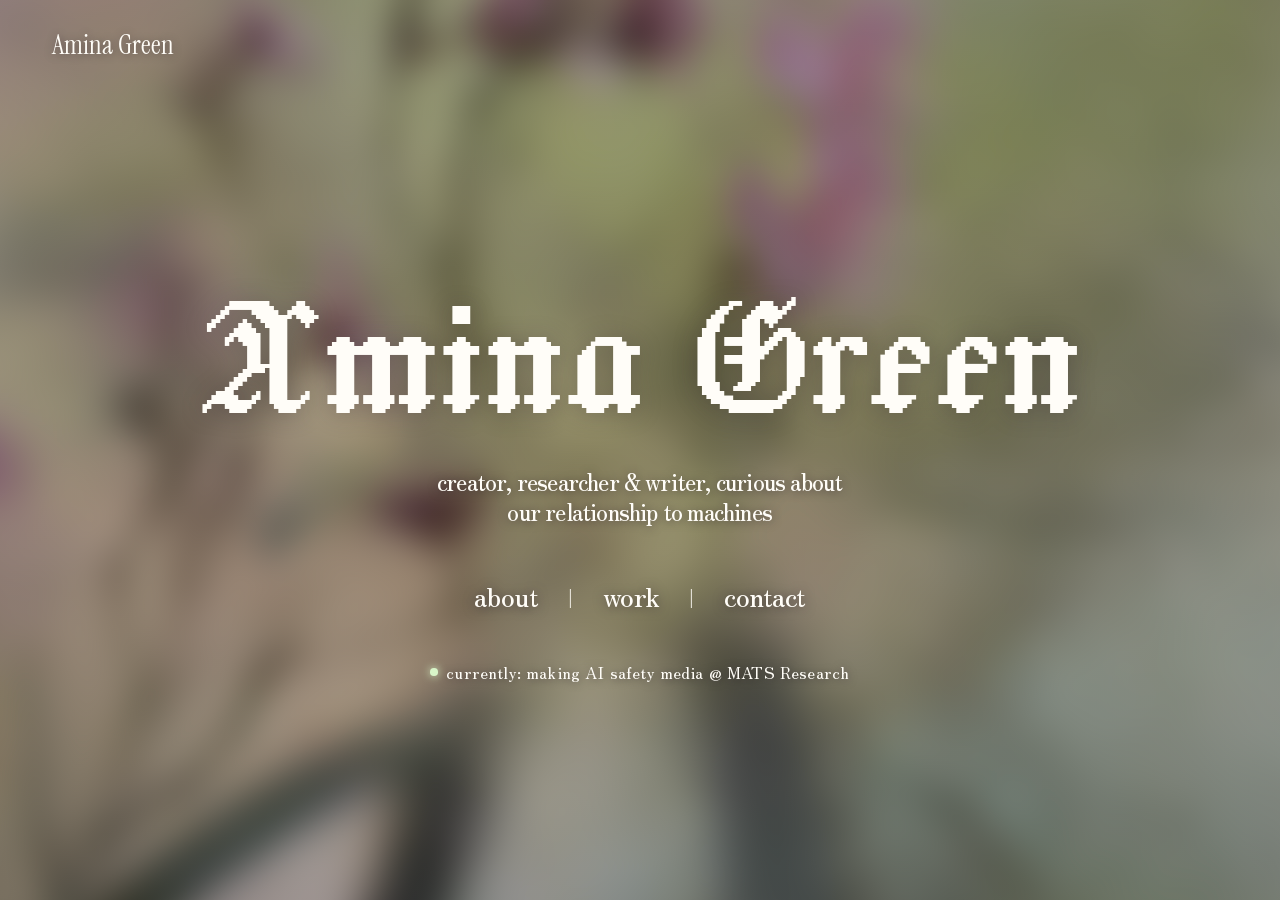
<file: index.html>
<!doctype html>
<html lang="en">
<head>
<meta charset="utf-8">
<meta name="viewport" content="width=device-width, initial-scale=1">
<title>Amina Green</title>
<meta name="description" content="Amina Green — creator, researcher &amp; writer, curious about our relationship to machines. Former J-pop idol, data &amp; growth lead, now making AI safety media.">
<meta name="author" content="Amina Green">
<meta name="theme-color" content="#cfd3c4">
<link rel="canonical" href="https://amina-io.com/">
<meta property="og:type" content="profile">
<meta property="og:site_name" content="Amina Green">
<meta property="og:title" content="Amina Green">
<meta property="og:description" content="Creator, researcher &amp; writer, curious about our relationship to machines.">
<meta property="og:url" content="https://amina-io.com/">
<meta property="profile:first_name" content="Amina">
<meta property="profile:last_name" content="Green">
<meta property="og:image" content="https://amina-io.com/img/amina-speaking.jpg">
<meta property="og:image:width" content="560">
<meta property="og:image:height" content="700">
<meta property="og:image:alt" content="Amina Green speaking at a cybernetics reading group event">
<meta name="twitter:card" content="summary_large_image">
<meta name="twitter:site" content="@amina_io">
<meta name="twitter:creator" content="@amina_io">
<meta name="twitter:image" content="https://amina-io.com/img/amina-speaking.jpg">
<link rel="icon" href="favicon.png">
<link rel="apple-touch-icon" href="favicon.png">
<script type="application/ld+json">{"@context":"https://schema.org","@type":"Person","name":"Amina Green","url":"https://amina-io.com","image":"https://amina-io.com/img/amina-speaking.jpg","jobTitle":"Researcher, writer and creator","description":"Amina Green is a creator, researcher and writer, curious about our relationship to machines.","email":"mailto:hello@amina-io.com","address":{"@type":"PostalAddress","addressLocality":"San Francisco","addressRegion":"CA"},"alumniOf":[{"@type":"CollegeOrUniversity","name":"University of California, Santa Cruz"},{"@type":"CollegeOrUniversity","name":"University of East London"}],"knowsAbout":["AI safety","AI governance","Video production","Human-computer interaction","Affective computing","Technology and society"],"sameAs":["https://x.com/amina_io","https://instagram.com/bimbollectual","https://www.youtube.com/@amina-io","https://bimbollectual.com","https://www.linkedin.com/in/aminag/","https://substack.com/@aminaio","https://github.com/Amina-io"]}</script>
<link rel="preconnect" href="https://fonts.googleapis.com">
<link rel="preconnect" href="https://fonts.gstatic.com" crossorigin>
<link rel="stylesheet" href="https://fonts.googleapis.com/css2?family=Jacquard+24&family=Instrument+Serif:ital@0;1&family=Zen+Old+Mincho:wght@400;500;600&display=swap">
<style>
:root{--ink:#2b2a2e;--cream:#fffdf8;--muted:#6a6b62;--accent:#a3245f;--note:#f2d64b;--ease-glide:cubic-bezier(.65,0,.2,1);--ease-rise:cubic-bezier(.2,.7,.2,1)}
*{box-sizing:border-box}
/* fluid root: 16px on phones, ~18px at 1440px, 22px from ~2180px up. Everything below is in rem so it scales with it. */
html{font-size:clamp(16px,0.55vw + 10px,22px)}
html,body{margin:0;height:100%}
body{background:#cfd3c4;font-family:'Zen Old Mincho',serif;color:var(--cream);overflow:hidden;-webkit-font-smoothing:antialiased}
a{color:var(--ink)}a:hover{color:#6b4a63}
button{font-family:inherit}

/* backgrounds */
.bg{position:fixed;inset:-6%;transform:translateX(var(--bg-shift,0%)) scale(1.12);transition:transform 1000ms var(--ease-glide)}
.bg img{position:absolute;inset:0;width:100%;height:100%;object-fit:cover}
.bg .hero{filter:blur(16px) saturate(1.05)}
.bg .about{filter:blur(10px);opacity:0;transition:opacity 900ms ease}
body[data-page="about"] .bg .about{opacity:1}
.vignette{position:fixed;inset:0;background:radial-gradient(ellipse at center,rgba(60,45,70,.08),rgba(60,45,70,.26));pointer-events:none}

/* nav */
@keyframes navIn{from{opacity:0;transform:translateY(-8px)}to{opacity:1;transform:none}}
@keyframes pulse{0%,100%{opacity:1}50%{opacity:.35}}
.nav-btn{background:none;border:0;padding:.625rem .25rem;min-height:44px;cursor:pointer;font-size:.9375rem;letter-spacing:-.02em;color:var(--cream);text-shadow:0 1px 10px rgba(40,30,45,.45);transition:opacity 200ms ease}
.nav-btn:hover{opacity:.7}
.nav-in{animation:navIn 600ms var(--ease-rise) backwards}
header{position:fixed;top:0;left:0;right:0;z-index:10;display:flex;justify-content:space-between;align-items:center;gap:.75rem;padding:.875rem clamp(20px,4vw,72px)}
.wordmark{font-family:'Instrument Serif',serif;font-size:1.6rem;letter-spacing:0}
.top-links{display:flex;align-items:center;gap:clamp(.875rem,2.4vw,1.75rem);padding:.125rem 1.625rem;border-radius:999px;background:rgba(43,38,48,.28);border:1px solid rgba(255,253,248,.35);backdrop-filter:blur(14px);-webkit-backdrop-filter:blur(14px);transition:opacity 500ms ease,visibility 500ms}
.top-links .nav-btn{font-size:1.25rem;font-weight:500;text-shadow:0 1px 12px rgba(40,30,45,.6)}
.top-links .nav-btn[aria-current="page"]{border-bottom:1px solid rgba(255,253,248,.9)}
.sep{color:rgba(255,253,248,.8);font-size:1.1rem}
.menu-toggle{display:none}
/* off home, give the wordmark and menu button the same frosted pill as the menu so they stay legible over white cards */
.wordmark,.menu-toggle{padding:.125rem 1rem;margin-left:-1rem;border-radius:999px;border:1px solid transparent;transition:opacity 200ms ease,background-color 500ms ease,border-color 500ms ease}
.menu-toggle{margin:0 -.25rem 0 0}
body:not([data-page="home"]) .wordmark,.menu-toggle{background-color:rgba(43,38,48,.28);border-color:rgba(255,253,248,.35);backdrop-filter:blur(14px);-webkit-backdrop-filter:blur(14px)}
body[data-page="about"] .top-links,body[data-page="about"] .wordmark,body[data-page="about"] .menu-toggle,body[data-page="about"] .top-links.open{background-color:rgba(43,38,48,.58)}
body[data-page="home"] .top-links,body[data-page="home"] .menu-toggle{visibility:hidden;opacity:0;pointer-events:none}

/* track */
.viewport{position:fixed;inset:0;overflow:hidden}
.track{display:flex;width:100%;height:100%;transform:translateX(var(--track-shift,0%));transition:transform 900ms var(--ease-glide);will-change:transform}
.panel{flex:0 0 100%;height:100%;overflow-y:auto;padding:6.5rem 1.25rem 3rem;scrollbar-width:thin}
.panel.center{display:flex;align-items:center;justify-content:center}
.card{opacity:0;transform:translateY(28px);transition:opacity 600ms ease,transform 800ms var(--ease-rise);will-change:transform,opacity}
.panel.on .card{opacity:1;transform:none;transition-delay:280ms}

/* home */
.home-card{text-align:center;width:min(100%,100rem);display:flex;flex-direction:column;align-items:center}
.hero-name{margin:0;font-family:'Jacquard 24',serif;font-weight:400;font-size:clamp(88px,15vw,280px);line-height:.86;color:var(--cream);text-shadow:0 2px 24px rgba(40,30,45,.28)}
.hero-line{margin:1.5rem auto 0;max-width:34rem;font-size:1.35rem;line-height:1.32;letter-spacing:-.035em;font-weight:500;text-shadow:0 1px 10px rgba(40,30,45,.5)}
.hero-nav{display:flex;flex-wrap:wrap;justify-content:center;align-items:center;gap:.375rem 1.25rem;margin-top:2.25rem}
.hero-nav .nav-btn{font-size:1.6rem;font-weight:500;padding:.625rem .5rem;text-shadow:0 1px 12px rgba(40,30,45,.6)}
.hero-nav .sep{font-size:1.3rem}
.hero-nav .nav-btn:hover{opacity:1;text-decoration:underline;text-underline-offset:.4em}
.status{margin:2rem 0 0;display:flex;align-items:center;gap:.5rem;font-size:.95rem;letter-spacing:.01em;text-shadow:0 1px 8px rgba(40,30,45,.5)}
.dot{width:.45rem;height:.45rem;border-radius:50%;background:#d8f5c8;box-shadow:0 0 8px #d8f5c8;animation:pulse 2.4s ease-in-out infinite}

/* content cards */
.sheet{margin:0 auto;color:var(--ink);padding:clamp(1.5rem,4vw,3.5rem)}
.sheet.frost{background:rgba(250,248,244,.84);width:min(100%,62rem)}
.sheet.white{background:#fff;border-radius:1.75rem;padding:clamp(1.25rem,3.5vw,2.75rem);box-shadow:0 20px 60px rgba(40,45,30,.16);width:min(100%,70rem)}
.sheet.raised{background:rgba(250,248,244,.92);border-radius:1.75rem;box-shadow:0 2px 6px rgba(40,30,45,.06),0 24px 60px rgba(40,30,45,.2);width:min(100%,52rem);display:flex;flex-direction:column;gap:.875rem}
.h{font-family:'Jacquard 24',serif;font-weight:400;line-height:.9;margin:0;font-size:clamp(56px,7vw,120px)}
.serif{font-family:'Instrument Serif',serif}
.title{font-family:'Instrument Serif',serif;font-style:italic;font-size:1.375rem}
.lede{margin:0 0 1.5rem;font-size:.9375rem;line-height:1.5;letter-spacing:-.02em}
.row{display:grid;grid-template-columns:minmax(0,1fr) minmax(0,1.4fr);gap:.5rem 1.5rem;border-top:1px solid rgba(43,42,46,.22);padding:1rem 0}
.role{font-family:'Instrument Serif',serif;font-size:1.375rem;line-height:1.1}
.meta{font-size:.75rem;margin-top:.25rem}
.body{font-size:.875rem;line-height:1.55;letter-spacing:-.02em}
.body ul{margin:0;padding-left:1.125rem;display:flex;flex-direction:column;gap:.25rem}
.frame{border-top:1px solid rgba(43,42,46,.22);padding:1rem 0 1.25rem}
.frame-head{display:flex;flex-wrap:wrap;justify-content:space-between;align-items:baseline;gap:.25rem 1rem}
.projects{display:grid;grid-template-columns:repeat(auto-fit,minmax(12.5rem,1fr));gap:.875rem}
.project{background:#fff;border-radius:1rem;padding:.625rem .625rem .875rem;box-shadow:0 6px 20px rgba(40,30,45,.07);display:flex;flex-direction:column;gap:.375rem}
.project img{display:block;width:100%;height:auto;aspect-ratio:16/10;object-fit:cover;border-radius:.625rem}
.project .t{font-family:'Instrument Serif',serif;font-size:1.1875rem;line-height:1.1;margin-top:.25rem}
.project .k{font-size:.6875rem;color:var(--accent)}
.project p{margin:0;font-size:.78125rem;line-height:1.45;letter-spacing:-.02em}
.project .result{padding-left:.5rem;border-left:2px solid var(--note)}
.project .links{display:flex;flex-wrap:wrap;gap:.25rem .75rem;font-size:.78125rem;margin-top:.125rem}
.eyebrow{margin-top:1.125rem;font-size:.6875rem;letter-spacing:.08em;text-transform:uppercase;color:var(--muted)}
.upcoming{display:grid;grid-template-columns:repeat(auto-fit,minmax(11.875rem,1fr));gap:.625rem;margin-top:.5rem}
.upcoming>div{display:flex;gap:.625rem;align-items:center;font-size:.78125rem;line-height:1.3}
.upcoming img{width:4rem;height:2.75rem;flex:none;object-fit:cover;border-radius:.5rem;filter:grayscale(1)}
.upcoming span{color:var(--muted)}
.pill{min-height:max(44px,2.75rem);padding:0 1.25rem;border-radius:999px;border:1px solid var(--ink);background:transparent;color:var(--ink);font-size:.875rem;letter-spacing:-.02em;cursor:pointer;transition:transform 200ms ease}
.pill.dark{background:var(--ink);color:#fff;border:0}
.pill.tall{min-height:max(46px,2.875rem)}
.pill:hover{transform:translateY(-1px)}
.actions{display:flex;flex-wrap:wrap;gap:.75rem;margin-top:1.5rem}

/* about */
.about-photo{display:block;width:100%;height:auto;max-width:40rem;margin:0 auto;aspect-ratio:1/1;object-fit:cover;object-position:50% 30%;border-radius:1.125rem}
.column{max-width:40rem;margin:0 auto}
.column p{margin:0 0 .75rem;font-size:.9375rem;line-height:1.5;letter-spacing:-.035em}
.list{font-size:.875rem;line-height:1.42;letter-spacing:-.035em}
.li{display:grid;grid-template-columns:4.5rem minmax(0,1fr);gap:.875rem;padding:.875rem 0;border-top:1px solid rgba(43,42,46,.14)}
.li .yr{font-size:.75rem;color:var(--muted)}
.li b{font-weight:600}

/* contact */
.email{font-family:'Instrument Serif',serif;font-size:clamp(1.625rem,4.4vw,3rem);line-height:1.1;word-break:break-all;text-decoration:none}
.email-row{display:flex;flex-wrap:wrap;align-items:center;gap:.75rem 1rem;margin-top:.375rem}
.socials{display:flex;flex-wrap:wrap;gap:.5rem 1.5rem;margin-top:.5rem;font-size:.9375rem}

@media (min-width:721px){
  /* one step up for card text on larger screens so it keeps pace with the wider cards */
  .lede,.column p{font-size:1.0625rem}
  .body,.pill{font-size:.9375rem}
  .list{font-size:1rem}
  .role,.title{font-size:1.5rem}
  .meta,.li .yr{font-size:.8125rem}
  .project .t{font-size:1.3125rem}
  .project p,.project .links,.upcoming>div{font-size:.875rem}
  .project .k,.eyebrow{font-size:.75rem}
  .socials{font-size:1.0625rem}
  .projects{grid-template-columns:repeat(auto-fit,minmax(14rem,1fr))}
  .upcoming{grid-template-columns:repeat(auto-fit,minmax(13.5rem,1fr))}
}
@media (max-width:720px){
  /* phones keep the sizes from the previous version */
  .wordmark{font-size:1.375rem}
  .hero-name{font-size:clamp(68px,16vw,104px)}
  .hero-line{font-size:1rem;max-width:28.75rem;margin-top:1.375rem}
  .hero-nav{gap:.375rem 1.125rem;margin-top:1.875rem}
  .hero-nav .nav-btn{font-size:1.1875rem}
  .hero-nav .sep{font-size:1rem}
  .status{font-size:.75rem;margin-top:1.75rem}
  .dot{width:7px;height:7px}
  .panel{padding-top:6rem}
  .h{font-size:3rem}
  .top-links{display:none}
  .top-links .nav-btn{font-size:1.125rem}
  .top-links.open{display:flex;flex-direction:column;gap:.125rem;position:absolute;top:4.375rem;right:1rem;padding:.75rem 1.25rem;border-radius:1.125rem;background:rgba(43,42,46,.55)}
  .top-links .sep{display:none}
  .menu-toggle{display:inline-block}
  .row{grid-template-columns:minmax(0,1fr)}
  .li{grid-template-columns:minmax(0,1fr);gap:.125rem}
}
@media (prefers-reduced-motion:reduce){*{animation-duration:1ms!important;transition-duration:1ms!important}}
</style>
</head>
<body data-page="home">

<div class="bg" aria-hidden="true">
  <img class="hero" src="img/home-hero-bg.jpg" alt="" width="736" height="1104" fetchpriority="high">
  <img class="about" src="img/home-about-bg.jpg" alt="" width="721" height="946">
</div>
<div class="vignette" aria-hidden="true"></div>

<header>
  <button class="nav-btn nav-in wordmark" data-go="home">Amina Green</button>
  <button class="nav-btn menu-toggle" aria-expanded="false" aria-controls="top-links">menu</button>
  <nav id="top-links" class="top-links" aria-label="Main">
    <button class="nav-btn nav-in" data-go="about" style="animation-delay:120ms">about</button>
    <span class="sep nav-in" aria-hidden="true" style="animation-delay:200ms">|</span>
    <button class="nav-btn nav-in" data-go="work" style="animation-delay:200ms">work</button>
    <span class="sep nav-in" aria-hidden="true" style="animation-delay:280ms">|</span>
    <button class="nav-btn nav-in" data-go="contact" style="animation-delay:280ms">contact</button>
  </nav>
</header>

<main class="viewport">
  <div class="track">

    <!-- 0 HOME -->
    <section class="panel center on" data-panel="home" aria-label="Home">
      <div class="card home-card">
        <h1 class="hero-name">Amina Green</h1>
        <p class="hero-line">creator, researcher &amp; writer, curious about<br>our relationship to machines</p>
        <nav class="hero-nav" aria-label="Home menu">
          <button class="nav-btn nav-in" data-go="about" style="animation-delay:120ms">about</button>
          <span class="sep" aria-hidden="true">|</span>
          <button class="nav-btn nav-in" data-go="work" style="animation-delay:200ms">work</button>
          <span class="sep" aria-hidden="true">|</span>
          <button class="nav-btn nav-in" data-go="contact" style="animation-delay:280ms">contact</button>
        </nav>
        <p class="status"><span class="dot" aria-hidden="true"></span>currently: making AI safety media @ MATS Research</p>
      </div>
    </section>

    <!-- 1 WORK -->
    <section class="panel" data-panel="work" aria-label="Work">
      <div class="card sheet frost">
        <h2 class="h" style="margin-bottom:.75rem">Work</h2>
        <p class="lede">Research, data and media, mostly about people and the machines they live with.</p>

        <div class="frame">
          <div class="frame-head"><div class="role">Frame Fellowship</div><div class="meta" style="margin:0">AI-focused media accelerator · 2026</div></div>
          <p class="body" style="margin:.5rem 0 1rem">Making video essays, interviews and campaigns on AI safety and governance.</p>
          <div class="projects">
            <article class="project">
              <img src="img/home-mats-residency.jpg" width="346" height="214" alt="Ryan Kidd in the MATS Residency campaign interview">
              <div class="t">MATS Residency campaign, featuring Ryan Kidd</div>
              <div class="k">Campaign · sizzle reel + extended interview</div>
              <p class="result">About 30,000 views in the first 24 hours, and Residency applications doubled.</p>
              <div class="links"><a href="https://x.com/MATSprogram/status/2110458189434990596">sizzle reel →</a><a href="https://www.youtube.com/watch?v=SDdt7NpRqjA">full interview →</a></div>
            </article>
            <article class="project">
              <img src="img/home-governance.jpg" width="346" height="213" alt="Erik Leklem interview thumbnail: Start building now">
              <div class="t">AI Governance Can't Wait for a Treaty</div>
              <div class="k">Interview · featuring Erik Leklem</div>
              <p>International AI agreements, verification and compute governance, with a former Department of Defense official.</p>
              <div class="links"><a href="https://x.com/MATSprogram/status/2118072095796322536">watch on X →</a></div>
            </article>
            <article class="project">
              <img src="img/home-info-age.jpg" width="346" height="213" alt="Amina in her video essay Lessons from the Information Age" style="object-position:60% 30%">
              <div class="t">Lessons from the Information Age</div>
              <div class="k">Video essay</div>
              <p>What the information age can teach us about the shift into the intelligence age.</p>
              <div class="links"><a href="https://www.youtube.com/watch?v=LZPrU5hMaiM">watch on YouTube →</a></div>
            </article>
          </div>
          <div class="eyebrow">Upcoming interviews</div>
          <div class="upcoming">
            <div><img src="img/home-ran.jpg" width="209" height="127" alt="Ran Sun"><div><i>AI Safety and China</i><br><span>with Ran Sun</span></div></div>
            <div><img src="img/home-anita.jpg" width="210" height="127" alt="Anita Srinivasan"><div><i>Who Is Liable When AI Goes Wrong?</i><br><span>with Anita Srinivasan</span></div></div>
            <div><img src="img/home-atharva.jpg" width="209" height="127" alt="Atharva Nihalani"><div><i>Can We Verify AI Compute?</i><br><span>with Atharva Nihalani</span></div></div>
          </div>
        </div>

        <div class="row">
          <div><div class="role">Head of Data &amp; Growth</div><div class="meta">MintStars · 2022–2025</div></div>
          <div class="body"><p style="margin:0 0 .5rem">Led data strategy and growth for a venture-backed creator-economy platform.</p><ul><li>Grew the platform from 15,000 to 100,000 monthly users and reached $1M ARR within a year.</li><li>Built embedding-based ML models for content classification and discovery.</li><li>Automated Python outreach pipelines that increased user engagement.</li><li>Ran mixed-methods research behind 4 major feature launches.</li><li>Set up the company's data infrastructure and documentation.</li></ul></div>
        </div>
        <div class="row">
          <div><div class="role">Research &amp; Growth</div><div class="meta">Plurality Institute · 2023–2026</div></div>
          <div class="body"><ul><li>Ran the organization's X account.</li><li>Designed, built and deployed an internal research tool in Python using Perplexity's Sonar API.</li><li>Designed and evaluated datasets for the Bridging Bot project, a Google-funded social computing initiative.</li><li>Analyzed 400+ technical papers to build the organization's research knowledge base.</li><li>Facilitated research discussions on governance and ethics at industry conferences.</li></ul></div>
        </div>
        <div class="row">
          <div><div class="role">HCI research</div><div class="meta">MS, UC Santa Cruz</div></div>
          <p class="body" style="margin:0">Affective computing and how people respond to emotion-aware technology. My final research work was used in a BCI-enabled agent for professional upskilling.</p>
        </div>
        <div class="actions">
          <button class="pill" data-go="contact">get in touch</button>
          <button class="pill" data-go="writing">writing &amp; video →</button>
        </div>
      </div>
    </section>

    <!-- 2 ABOUT -->
    <section class="panel" data-panel="about" aria-label="About">
      <article class="card sheet white">
        <img class="about-photo" src="img/amina-speaking.jpg" width="560" height="700" alt="Amina speaking at a cybernetics reading group event">
        <div class="column">
          <h2 class="h" style="margin-top:2rem">About</h2>
          <p style="margin-top:1rem">Hi, I'm Amina. I'm from Michigan, and I spent a few years in Japan as a <a href="https://bimbollectual.com/p/how-i-became-a-j-pop-idol" style="text-underline-offset:3px">J-pop idol</a>.</p>
          <p>After that I worked in tech, running data and growth at startups.</p>
          <p>Now I'm back in media, making videos and writing.</p>
          <p style="margin-bottom:.375rem">A few highlights:</p>
          <div class="list">
            <div class="li"><span class="yr">2026</span><span><b>Frame Fellow</b>, Cohort 2.0 — a fellowship for AI-focused creators, making media about AI safety.</span></div>
            <div class="li"><span class="yr">2023–26</span><span><b>Research &amp; Growth</b> at Plurality Institute.</span></div>
            <div class="li"><span class="yr">2022–25</span><span><b>Head of Data &amp; Growth</b> at MintStars — grew the platform from 15k to 100k monthly users and $1M ARR in a year.</span></div>
            <div class="li"><span class="yr">ongoing</span><span><b>Co-founded cybernetics//circle</b>, a monthly reading group in San Francisco.</span></div>
            <div class="li"><span class="yr">ongoing</span><span><b>Writing &amp; video</b> on AI, desire and internet culture, read by ~20k people on X.</span></div>
            <div class="li"><span class="yr">forthcoming</span><span><b>Essay, "Doll Baby"</b>, commissioned for the <i>Mirror Mirror</i> zine (2dcloud).</span></div>
            <div class="li"><span class="yr">2024</span><span><b>MS, Human-Computer Interaction</b>, UC Santa Cruz — research on emotion-aware technology.</span></div>
            <div class="li"><span class="yr">2020</span><span><b>BA, Sociology</b>, University of East London.</span></div>
            <div class="li"><span class="yr">2019</span><span><b>Consultant</b> on HBO's <i>Tokyo Vice</i>.</span></div>
            <div class="li"><span class="yr">2016</span><span><b>Judges' runner-up award</b>, Kodansha's Miss iD 2016.</span></div>
            <div class="li"><span class="yr">2015</span><span><b>Twitch stream host</b>, Tokyo Game Show with Bandai Namco.</span></div>
          </div>
          <div class="actions" style="margin-top:1.625rem">
            <button class="pill dark tall" data-go="work">check out my work →</button>
            <button class="pill tall" data-go="contact">work with me</button>
          </div>
        </div>
      </article>
    </section>

    <!-- 3 WRITING & VIDEO (reached from the Work page) -->
    <section class="panel" data-panel="writing" aria-label="Writing and video">
      <div class="card sheet frost">
        <h2 class="h" style="margin-bottom:1.5rem">Writing &amp; video</h2>
        <!-- Featured essay row: hidden until Amina sends the title, publication and year. -->
        <div class="row"><div class="title">Feeling Machines</div><p class="body" style="margin:0">Newsletter on affective computing. <a href="https://feelingmachines.substack.com/">feelingmachines.substack.com</a></p></div>
        <div class="row"><div class="title">Bimbollectual</div><p class="body" style="margin:0">Newsletter on sociology, philosophy and internet culture. <a href="https://bimbollectual.com/">bimbollectual.com</a></p></div>
        <div class="row"><div class="title">Video</div><p class="body" style="margin:0">Interviews and short essays on AI and the people building it. <a href="https://www.youtube.com/@amina-io">youtube.com/@amina-io</a></p></div>
      </div>
    </section>

    <!-- 4 CONTACT -->
    <section class="panel center" data-panel="contact" aria-label="Contact">
      <div class="card sheet raised">
        <h2 class="h">Work with me</h2>
        <p class="lede" style="margin:0">Open to roles, research collaborations and speaking. The fastest way to reach me is email.</p>
        <div class="email-row">
          <a class="email" href="mailto:hello@amina-io.com">hello@amina-io.com</a>
          <button class="pill copy-email" style="font-size:.8125rem">copy email</button>
        </div>
        <div class="socials">
          <a href="https://x.com/amina_io">X — @amina_io</a>
          <a href="https://instagram.com/bimbollectual">Instagram — @bimbollectual</a>
          <a href="https://www.youtube.com/@amina-io">YouTube — @amina-io</a>
        </div>
      </div>
    </section>

  </div>
</main>

<script>
(() => {
  const ORDER = ['home', 'work', 'about', 'writing', 'contact'];
  const ALIASES = { works: 'work' };   // old homepage used #works
  const body = document.body;
  const track = document.querySelector('.track');
  const bg = document.querySelector('.bg');
  const links = document.getElementById('top-links');
  const toggle = document.querySelector('.menu-toggle');

  function closeMenu() {
    links.classList.remove('open');
    toggle.setAttribute('aria-expanded', 'false');
    toggle.textContent = 'menu';
  }

  function show(name, push) {
    name = ALIASES[name] || name;
    if (!ORDER.includes(name)) name = 'home';
    const i = ORDER.indexOf(name);
    body.dataset.page = name;
    track.style.setProperty('--track-shift', (-100 * i) + '%');
    bg.style.setProperty('--bg-shift', (-2 * i) + '%');
    document.querySelectorAll('.panel').forEach(p => {
      const on = p.dataset.panel === name;
      p.classList.toggle('on', on);
      p.inert = !on;               // keep off-screen panels out of tab order
      if (on) p.scrollTop = 0;
    });
    links.querySelectorAll('[data-go]').forEach(b => {
      const active = b.dataset.go === name || (b.dataset.go === 'work' && name === 'writing');
      active ? b.setAttribute('aria-current', 'page') : b.removeAttribute('aria-current');
    });
    closeMenu();
    if (push) history.pushState(null, '', name === 'home' ? location.pathname : '#' + name);
  }

  document.addEventListener('click', e => {
    const b = e.target.closest('[data-go]');
    if (b) show(b.dataset.go, true);
  });
  toggle.addEventListener('click', () => {
    const open = links.classList.toggle('open');
    toggle.setAttribute('aria-expanded', String(open));
    toggle.textContent = open ? 'close' : 'menu';
  });
  document.addEventListener('keydown', e => {
    if (e.key === 'Escape' && links.classList.contains('open')) { closeMenu(); toggle.focus(); }
  });
  document.querySelector('.copy-email').addEventListener('click', async e => {
    const btn = e.currentTarget;
    try { await navigator.clipboard.writeText('hello@amina-io.com'); btn.textContent = 'copied'; } catch (_) {}
  });
  window.addEventListener('popstate', () => show(location.hash.slice(1) || 'home', false));
  show(location.hash.slice(1) || 'home', false);
})();
</script>
</body>
</html>
</file>
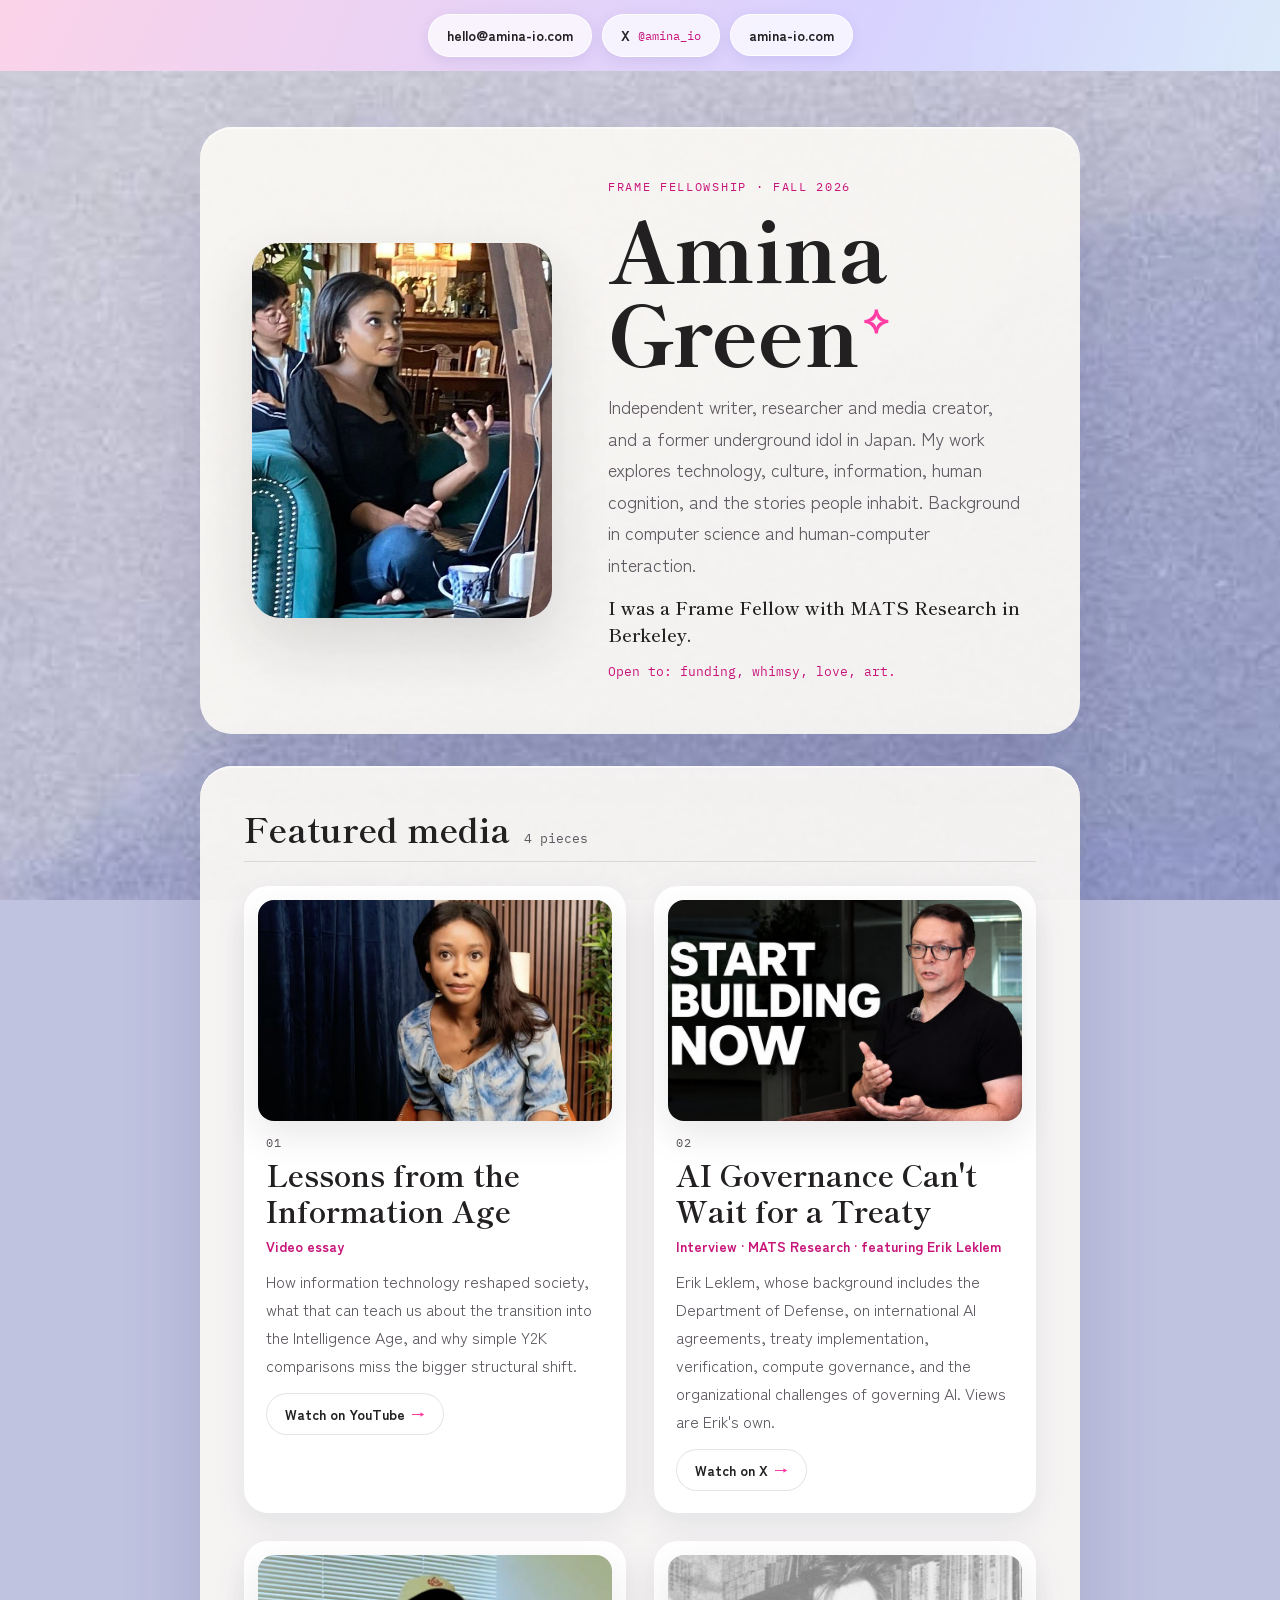
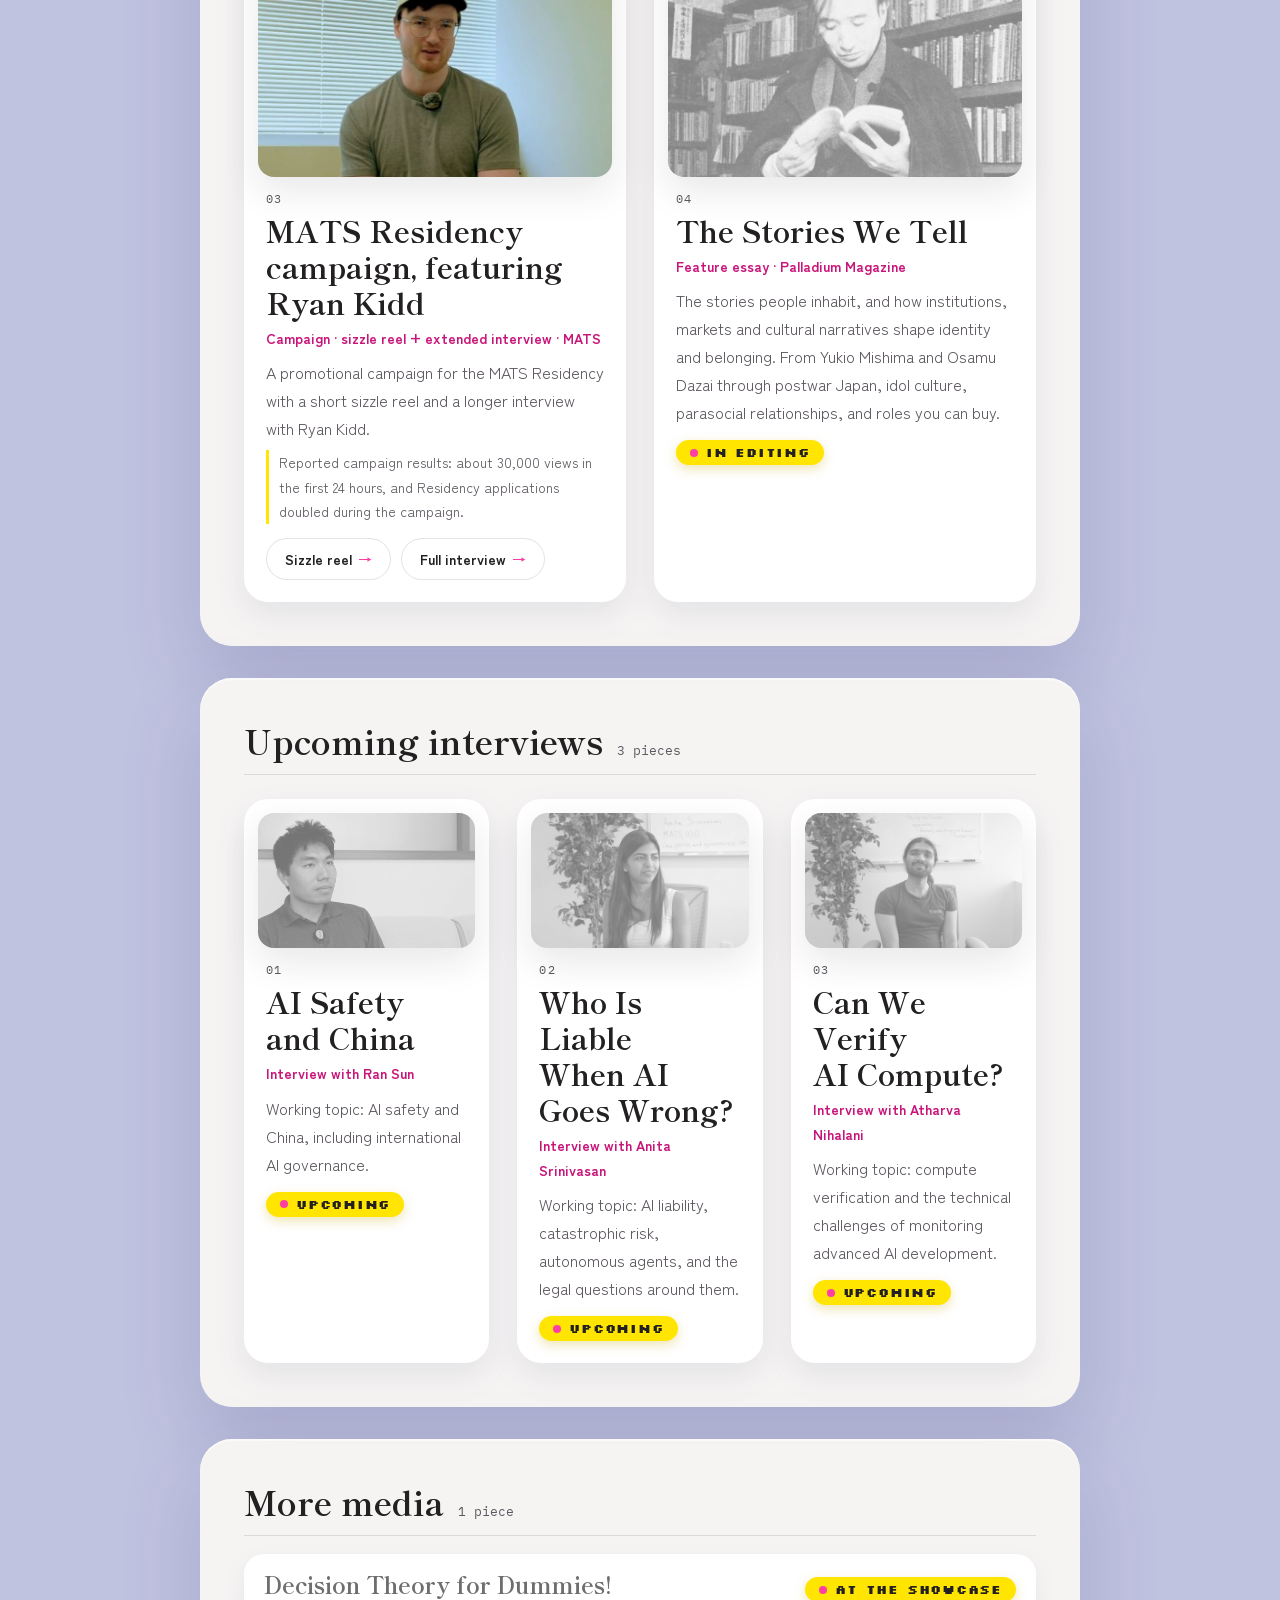
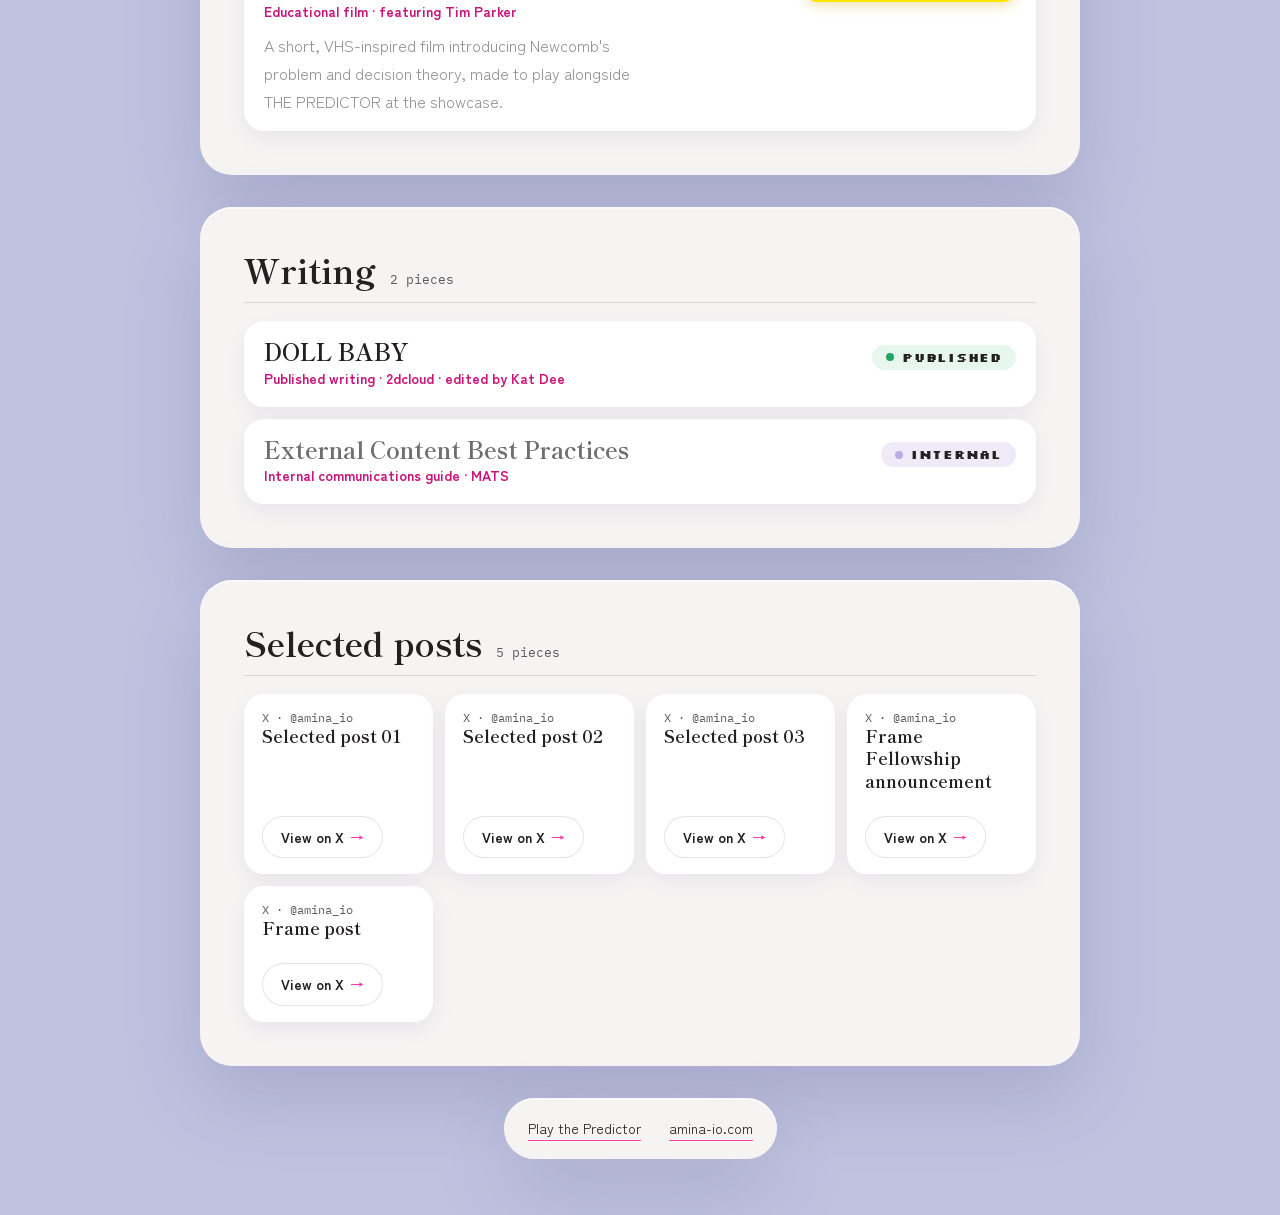
<file: world/index.html>
<!doctype html>
<html lang="en">
<head>
<meta charset="utf-8">
<meta name="viewport" content="width=device-width, initial-scale=1, viewport-fit=cover">
<title>Amina Green</title>
<meta name="description" content="Amina Green: writer, researcher and media creator. Featured work and how to get in touch.">
<link rel="icon" href="../../favicon.png">
<link rel="preconnect" href="https://fonts.googleapis.com">
<link rel="preconnect" href="https://fonts.gstatic.com" crossorigin>
<link rel="stylesheet" href="https://fonts.googleapis.com/css2?family=Shippori+Mincho:wght@500;700;800&family=Zen+Kaku+Gothic+New:wght@400;500;700&family=Silkscreen:wght@400;700&family=IBM+Plex+Mono:wght@400&display=swap">
<style>
/* Amina's World: airy, modern, elegant, a little Japanese-eclectic.
   Layout: neon contact banner, then a centered column: portrait + intro, then featured work rows. */
:root {
  --bg: #FBF9F5;
  --ink: #232022;
  --soft-ink: #5E5860;
  --line: rgba(35, 32, 34, .12);
  --pink: #FF3EA5;
  --pink-ink: #C8157A;
  --yellow: #FFE500;
  --lavender: #B9AEDF;
  --blush: #FCE6EF;
  --mint: #E4F3F1;
  --mincho: "Shippori Mincho", "Hiragino Mincho ProN", Georgia, serif;
  --sans: "Zen Kaku Gothic New", "Helvetica Neue", Arial, sans-serif;
  --pixel: "Silkscreen", "Courier New", monospace;
  --mono: "IBM Plex Mono", ui-monospace, monospace;
  color-scheme: light;
}
* { box-sizing: border-box; }
html { background: #BFC3E0; }
body::before { content: ""; position: fixed; inset: 0; z-index: -1; background: #BFC3E0 url("../img/lavender-bg.jpg") center / cover no-repeat; }
/* Smooth rounded blocks that sit on the paper background */
.block { background: rgba(251, 249, 245, .92); border-radius: 32px; box-shadow: 0 30px 80px rgba(60, 55, 110, .18), 0 2px 0 rgba(255, 255, 255, .6) inset; }
body {
  margin: 0; min-height: 100vh; color: var(--ink); font: 16px/1.75 var(--sans);
  background: transparent;
  -webkit-font-smoothing: antialiased;
}
h1, h2, h3, p { margin: 0; }
a { color: inherit; }
img { max-width: 100%; display: block; }
.wrap { max-width: 920px; margin: 0 auto; padding-left: max(20px, env(safe-area-inset-left, 0px)); padding-right: max(20px, env(safe-area-inset-right, 0px)); }

/* Contact banner: iridescent, shiny */
.contact { position: relative; overflow: hidden;
  background: linear-gradient(115deg, #FBD3E9 0%, #D9D2FF 22%, #C8F1F4 44%, #FFF4C7 62%, #F9D0F0 80%, #CFE0FF 100%);
  background-size: 300% 100%; animation: iris 12s ease-in-out infinite alternate; }
.contact::after { content: ""; position: absolute; inset: 0; pointer-events: none;
  background: linear-gradient(100deg, transparent 30%, rgba(255, 255, 255, .75) 45%, transparent 60%);
  background-size: 250% 100%; animation: shine 5s ease-in-out infinite; mix-blend-mode: soft-light; }
@keyframes iris { to { background-position: 100% 0; } }
@keyframes shine { 0% { background-position: 150% 0; } 60%, 100% { background-position: -50% 0; } }
.contact .wrap { position: relative; z-index: 1; display: flex; flex-wrap: wrap; align-items: center; justify-content: center; gap: 10px; padding-block: 14px; }
.contact-links { display: flex; flex-wrap: wrap; justify-content: center; gap: 10px; }
.pill { display: inline-flex; align-items: center; gap: 8px; min-height: 42px; padding: 8px 18px; border-radius: 999px; background: rgba(255, 255, 255, .72); color: var(--ink); text-decoration: none; font-weight: 700; font-size: 14px; border: 1px solid rgba(255, 255, 255, .9); box-shadow: 0 4px 14px rgba(90, 80, 160, .12); backdrop-filter: blur(6px); transition: background .15s, transform .15s; }
.pill:hover { background: #fff; transform: translateY(-1px); }
.pill small { font: 12px var(--mono); color: var(--pink-ink); font-weight: 400; }
@media (prefers-reduced-motion: reduce) { .contact, .contact::after { animation: none; } }

/* Hero */
main.wrap { padding-block: clamp(28px, 5vw, 56px); display: flex; flex-direction: column; gap: clamp(20px, 3vw, 32px); }
.hero { display: grid; grid-template-columns: minmax(0, 300px) minmax(0, 1fr); gap: clamp(24px, 5vw, 56px); align-items: center; padding: clamp(22px, 4.5vw, 52px); }
.portrait { aspect-ratio: 4 / 5; border-radius: 28px; overflow: hidden; box-shadow: 0 24px 60px rgba(35, 32, 34, .14); }
.portrait img { width: 100%; height: 100%; object-fit: cover; }
.eyebrow { font: 12px/1.4 var(--mono); letter-spacing: .14em; text-transform: uppercase; color: var(--pink-ink); }
.name { font: 800 clamp(44px, 8vw, 84px)/1 var(--mincho); letter-spacing: -.01em; margin: 10px 0 18px; }
.name .spark { color: var(--pink); font-size: .45em; vertical-align: .9em; margin-left: .1em; }
.blurb { font-size: clamp(16px, 2vw, 18px); color: var(--soft-ink); max-width: 46ch; }
@media (max-width: 620px) { .hero { grid-template-columns: 1fr; } .portrait { max-width: 260px; } }

/* Placeholder art */
.ph { width: 100%; height: 100%; display: grid; place-items: center; text-align: center; padding: 14px;
  background: linear-gradient(135deg, var(--blush), var(--mint) 55%, #EEE9FA);
  font: 10.5px/1.4 var(--mono); letter-spacing: .08em; color: var(--soft-ink); }

/* Featured work */
.section-head { display: flex; align-items: baseline; gap: 14px; padding-bottom: 14px; border-bottom: 1px solid var(--line); }
.section-head h2 { font: 700 clamp(26px, 4vw, 34px)/1.1 var(--mincho); }
.section-head span { font: 13px var(--mono); color: var(--soft-ink); }
.featured { padding: clamp(22px, 4.5vw, 48px); }
.works { list-style: none; margin: 24px 0 0; padding: 0; display: grid; grid-template-columns: repeat(2, minmax(0, 1fr)); gap: clamp(16px, 2.6vw, 28px); }
.work { display: flex; flex-direction: column; gap: 14px; padding: 14px 14px 22px; background: #fff; border-radius: 24px; box-shadow: 0 12px 32px rgba(60, 55, 110, .10); }
.work > div:last-child { padding-inline: 8px; }
.thumb { position: relative; aspect-ratio: 16 / 10; border-radius: 16px; overflow: hidden; box-shadow: 0 14px 36px rgba(35, 32, 34, .10); }
.thumb img { width: 100%; height: 100%; object-fit: cover; }
.in-production .thumb > * { filter: grayscale(1); opacity: .55; }
.num { font: 12px var(--mono); color: var(--soft-ink); letter-spacing: .1em; }
.work h3 { font: 700 clamp(22px, 3.2vw, 30px)/1.2 var(--mincho); margin: 6px 0 6px; text-wrap: balance; }
.what { font-size: 14px; font-weight: 700; color: var(--pink-ink); }
.impact { margin-top: 8px; color: var(--soft-ink); max-width: 48ch; }
.badge { display: inline-flex; align-items: center; gap: 8px; margin-top: 14px; padding: 6px 14px; border-radius: 999px; background: var(--yellow); font: 700 13px/1 var(--pixel); letter-spacing: .06em; color: var(--ink); box-shadow: 0 4px 12px rgba(200, 170, 0, .3); }
.badge::before { content: ""; width: 8px; height: 8px; border-radius: 50%; background: var(--pink); animation: pulse 1.2s ease-in-out infinite; }
@keyframes pulse { 50% { opacity: .25; } }
.work-links { display: flex; flex-wrap: wrap; gap: 10px; margin-top: 14px; }
.link-btn { display: inline-flex; align-items: center; gap: 6px; min-height: 42px; padding: 8px 18px; border-radius: 999px; text-decoration: none; font-weight: 700; font-size: 14px; color: var(--ink); background: #fff; border: 1px solid var(--line); transition: background .15s; }
.link-btn:hover { background: var(--blush); }
.link-btn::after { content: "→"; color: var(--pink); }
.todo { margin-top: 10px; border: 1px dashed var(--pink); color: var(--pink-ink); padding: 6px 10px; border-radius: 8px; font: 12px/1.4 var(--mono); }
.todo::before { content: "TO ADD · "; font-weight: 700; }
body.hide-todos .todo { display: none; }
.works.three { grid-template-columns: repeat(3, minmax(0, 1fr)); }
@media (max-width: 860px) { .works.three { grid-template-columns: repeat(2, minmax(0, 1fr)); } }
@media (max-width: 640px) { .works, .works.three { grid-template-columns: 1fr; } }

/* Groups */
.groups { display: flex; flex-direction: column; gap: clamp(20px, 3vw, 32px); }
.group { padding: clamp(22px, 4.5vw, 44px); }
.fellow { margin-top: 14px; font: 600 clamp(16px, 2vw, 18px)/1.5 var(--mincho); color: var(--ink); }
.open { margin-top: 14px; font: 13px/1.5 var(--mono); color: var(--pink-ink); }
.list { list-style: none; margin: 18px 0 0; padding: 0; display: flex; flex-direction: column; gap: 12px; }
.row { display: flex; flex-wrap: wrap; align-items: baseline; justify-content: space-between; gap: 6px 18px; padding: 16px 20px; background: #fff; border-radius: 20px; box-shadow: 0 8px 22px rgba(60, 55, 110, .08); }
.row h3 { margin: 0; font: 700 clamp(19px, 2.4vw, 23px)/1.25 var(--mincho); }
.row .row-main { flex: 1 1 320px; min-width: 0; }
.row .row-side { display: flex; flex-wrap: wrap; align-items: center; gap: 8px; }
.row .badge, .row .work-links { margin-top: 0; }
.row.muted h3, .row.muted .impact { opacity: .65; }
.posts { list-style: none; margin: 18px 0 0; padding: 0; display: grid; grid-template-columns: repeat(auto-fill, minmax(180px, 1fr)); gap: 12px; }
.post { display: flex; flex-direction: column; gap: 10px; justify-content: space-between; padding: 16px 18px; background: #fff; border-radius: 20px; box-shadow: 0 8px 22px rgba(60, 55, 110, .08); }
.post h3 { margin: 0; font: 700 17px/1.3 var(--mincho); }
.post .x { font: 12px var(--mono); color: var(--soft-ink); }
.badge.b-published { background: #E7F7EE; box-shadow: none; }
.badge.b-published::before { background: #20A464; animation: none; }
.badge.b-internal { background: #EEEAF7; box-shadow: none; }
.badge.b-internal::before { background: var(--lavender); animation: none; }
.impact.reported { font-size: 14px; border-left: 3px solid var(--yellow); padding-left: 10px; }

/* Footer */
.foot { display: flex; flex-wrap: wrap; justify-content: center; gap: 12px 28px; padding: 18px 24px; font-size: 14px; align-self: center; border-radius: 999px; }
.foot a { text-decoration: none; border-bottom: 1px solid var(--pink); }
.foot a:hover { color: var(--pink-ink); }
:focus-visible { outline: 2px solid var(--pink); outline-offset: 3px; border-radius: 6px; }
@media (prefers-reduced-motion: reduce) { .badge::before { animation: none; } .pill { transition: none; } }
</style>
</head>
<body>
<header class="contact" aria-label="Contact">
  <div class="wrap">
    <div class="contact-links">
      <a class="pill" id="c-email" href="#"></a>
      <a class="pill" id="c-x" href="#" target="_blank" rel="noopener"></a>
      <a class="pill" href="https://amina-io.com" target="_blank" rel="noopener">amina-io.com</a>
    </div>
  </div>
</header>

<main class="wrap">
  <section class="hero block" aria-label="About">
    <div class="portrait" id="portrait"></div>
    <div>
      <p class="eyebrow" id="a-eyebrow"></p>
      <h1 class="name"><span id="a-name"></span><span class="spark" aria-hidden="true">⟡</span></h1>
      <p class="blurb" id="a-blurb"></p>
    </div>
  </section>

  <div id="groups" class="groups"></div>

  <nav class="foot block" aria-label="Exhibit">
    <a href="../">Play the Predictor</a>
    <a href="https://amina-io.com" target="_blank" rel="noopener">amina-io.com</a>
  </nav>
</main>

<script src="../content.js"></script>
<script>
(function () {
  "use strict";
  var C = window.EXHIBIT;
  function el(tag, cls, text) { var n = document.createElement(tag); if (cls) n.className = cls; if (text != null) n.textContent = text; return n; }
  function art(image, placeholder, alt) {
    if (image) { var i = el("img"); i.src = image; i.alt = alt || ""; i.loading = "lazy"; return i; }
    var p = el("div", "ph", placeholder ? "[ " + placeholder + " ]" : "[ IMAGE ]"); p.setAttribute("role", "img"); p.setAttribute("aria-label", "Image to come"); return p;
  }

  // TO ADD notes: hidden for visitors; add ?edit to the address to see them.
  var editing = false;
  try {
    if (/[?&]edit\b/.test(location.search)) localStorage.setItem("exhibit-edit", "1");
    if (/[?&]final\b/.test(location.search)) localStorage.removeItem("exhibit-edit");
    editing = localStorage.getItem("exhibit-edit") === "1";
  } catch (e) { editing = /[?&]edit\b/.test(location.search); }
  if (!editing) document.body.classList.add("hide-todos");

  // Contact banner
  var email = document.getElementById("c-email");
  email.href = "mailto:" + C.email;
  email.textContent = C.email;
  var x = document.getElementById("c-x");
  x.href = C.contact.x.url;
  x.appendChild(document.createTextNode("X "));
  x.appendChild(el("small", null, C.contact.x.handle));

  // About
  var A = C.about;
  document.getElementById("portrait").appendChild(art(A.image, A.placeholder, A.name));
  document.getElementById("a-eyebrow").textContent = A.eyebrow;
  document.getElementById("a-name").textContent = A.name;
  document.getElementById("a-blurb").textContent = A.blurb;
  var after = document.getElementById("a-blurb");
  if (A.fellow) { var f = el("p", "fellow", A.fellow); after.after(f); after = f; }
  if (A.open) after.after(el("p", "open", A.open));

  // Groups of work
  var LABEL = { "published": "Published", "in-editing": "In editing", "upcoming": "Upcoming", "internal": "Internal", "showcase": "At the showcase", "in-progress": "In progress" };
  var root = document.getElementById("groups");
  function linksEl(item) {
    var links = (item.links || []).filter(function (l) { return l && l.url && l.url !== "#"; });
    if (!links.length) return null;
    var lw = el("div", "work-links");
    links.forEach(function (l) {
      var a = el("a", "link-btn", l.label); a.href = l.url;
      if (/^https?:/.test(l.url)) { a.target = "_blank"; a.rel = "noopener"; }
      lw.appendChild(a);
    });
    return lw;
  }
  function badge(status) {
    if (!status) return null;
    return el("span", "badge b-" + status, LABEL[status] || status);
  }
  function thumb(item) {
    var t = el("div", "thumb");
    if (item.image) {
      var img = el("img"); img.src = item.image; img.alt = ""; img.loading = "lazy";
      if (item.focus) img.style.objectPosition = item.focus;
      img.onerror = function () { t.replaceChildren(art("", item.placeholder)); };
      t.appendChild(img);
    } else t.appendChild(art("", item.placeholder));
    return t;
  }
  C.groups.forEach(function (g) {
    var sec = el("section", "group block"); sec.setAttribute("aria-labelledby", "g-" + g.id);
    var head = el("div", "section-head"); var h2 = el("h2", null, g.title); h2.id = "g-" + g.id;
    head.appendChild(h2); head.appendChild(el("span", null, g.items.length + (g.items.length === 1 ? " piece" : " pieces")));
    sec.appendChild(head);
    if (g.layout === "cards") {
      var ol = el("ol", "works" + (g.items.length === 3 ? " three" : ""));
      g.items.forEach(function (w, i) {
        var muted = w.status && w.status !== "published";
        var li = el("li", "work" + (muted ? " in-production" : ""));
        li.appendChild(thumb(w));
        var tx = el("div");
        tx.appendChild(el("p", "num", String(i + 1).padStart(2, "0")));
        tx.appendChild(el("h3", null, w.title));
        if (w.what) tx.appendChild(el("p", "what", w.what));
        if (w.desc) tx.appendChild(el("p", "impact", w.desc));
        if (w.impact) tx.appendChild(el("p", "impact reported", w.impact));
        if (muted) tx.appendChild(badge(w.status));
        var lk = linksEl(w); if (lk) tx.appendChild(lk);
        if (w.todo) tx.appendChild(el("p", "todo", w.todo));
        li.appendChild(tx); ol.appendChild(li);
      });
      sec.appendChild(ol);
    } else if (g.layout === "posts") {
      var ul = el("ul", "posts");
      g.items.forEach(function (p) {
        var li = el("li", "post");
        var top = el("div"); top.appendChild(el("p", "x", "X · @amina_io")); top.appendChild(el("h3", null, p.title));
        li.appendChild(top);
        var lk = linksEl(p); if (lk) li.appendChild(lk);
        ul.appendChild(li);
      });
      sec.appendChild(ul);
    } else {
      var list = el("ul", "list");
      g.items.forEach(function (w) {
        var muted = w.status && w.status !== "published";
        var li = el("li", "row" + (muted ? " muted" : ""));
        var main = el("div", "row-main");
        main.appendChild(el("h3", null, w.title));
        if (w.what) main.appendChild(el("p", "what", w.what));
        if (w.desc) main.appendChild(el("p", "impact", w.desc));
        if (w.todo) main.appendChild(el("p", "todo", w.todo));
        var side = el("div", "row-side");
        var b = badge(w.status); if (b) side.appendChild(b);
        var lk = linksEl(w); if (lk) side.appendChild(lk);
        li.appendChild(main); li.appendChild(side); list.appendChild(li);
      });
      sec.appendChild(list);
    }
    root.appendChild(sec);
  });
})();
</script>
</body>
</html>
</file>
